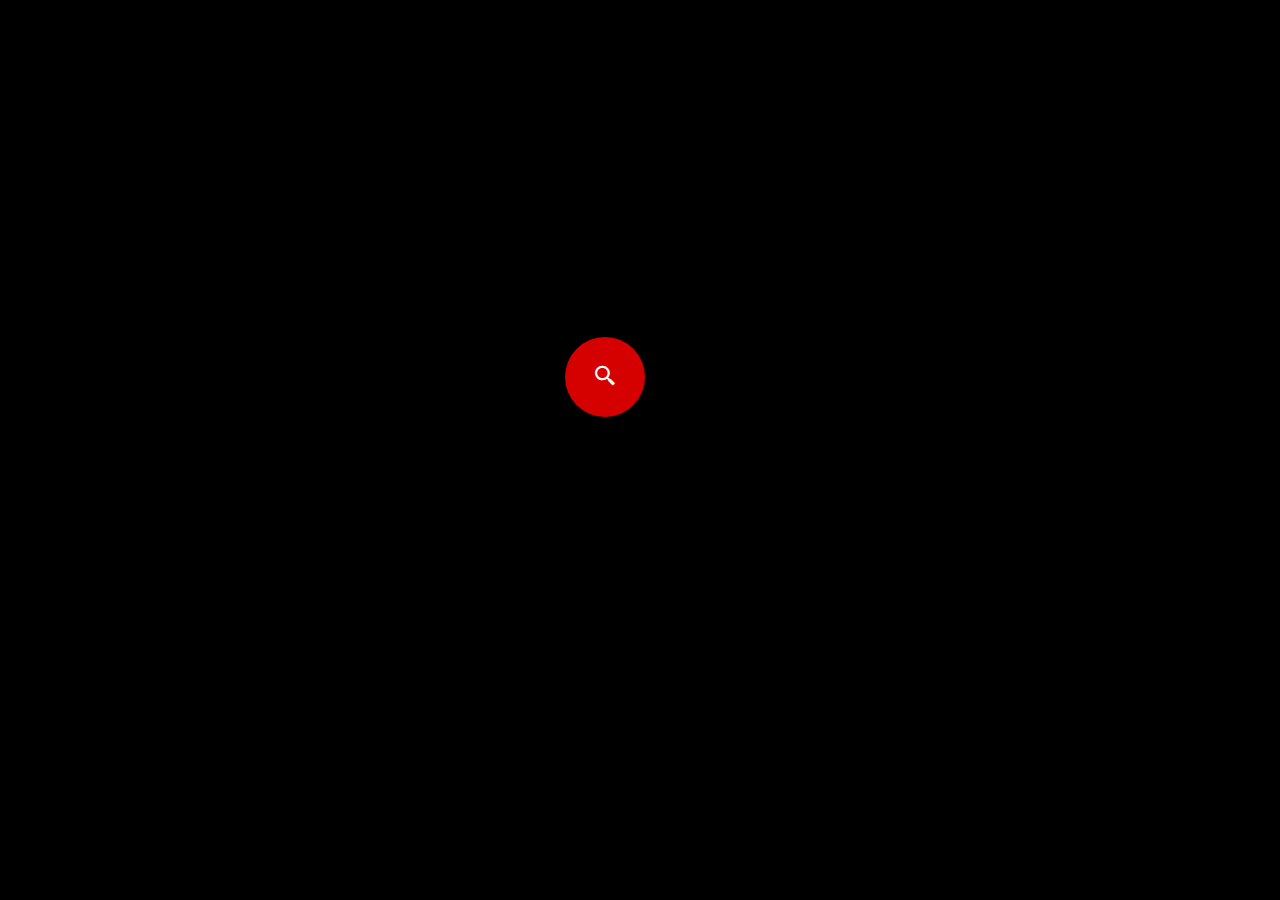
<file: animated-search-bar/index.html>
<!DOCTYPE html>
<html>
    <head>
        <meta charset="UTF-8" />
        <title>Animated Search Bar</title>
        <meta name="viewport" content="width=device-width, initial-scale=1.0" />
        <link rel="stylesheet" type="text/css" href="./styles.css" />
        <link href='https://unpkg.com/boxicons@2.1.4/css/boxicons.min.css' rel='stylesheet'>
    </head>
    <body>
        <div class="container">
            <input type="text" placeholder="Search">
            <div class="btn">
                <i class='bx bx-search-alt-2'></i>
            </div>
        </div>
    </body>
</html>
</file>
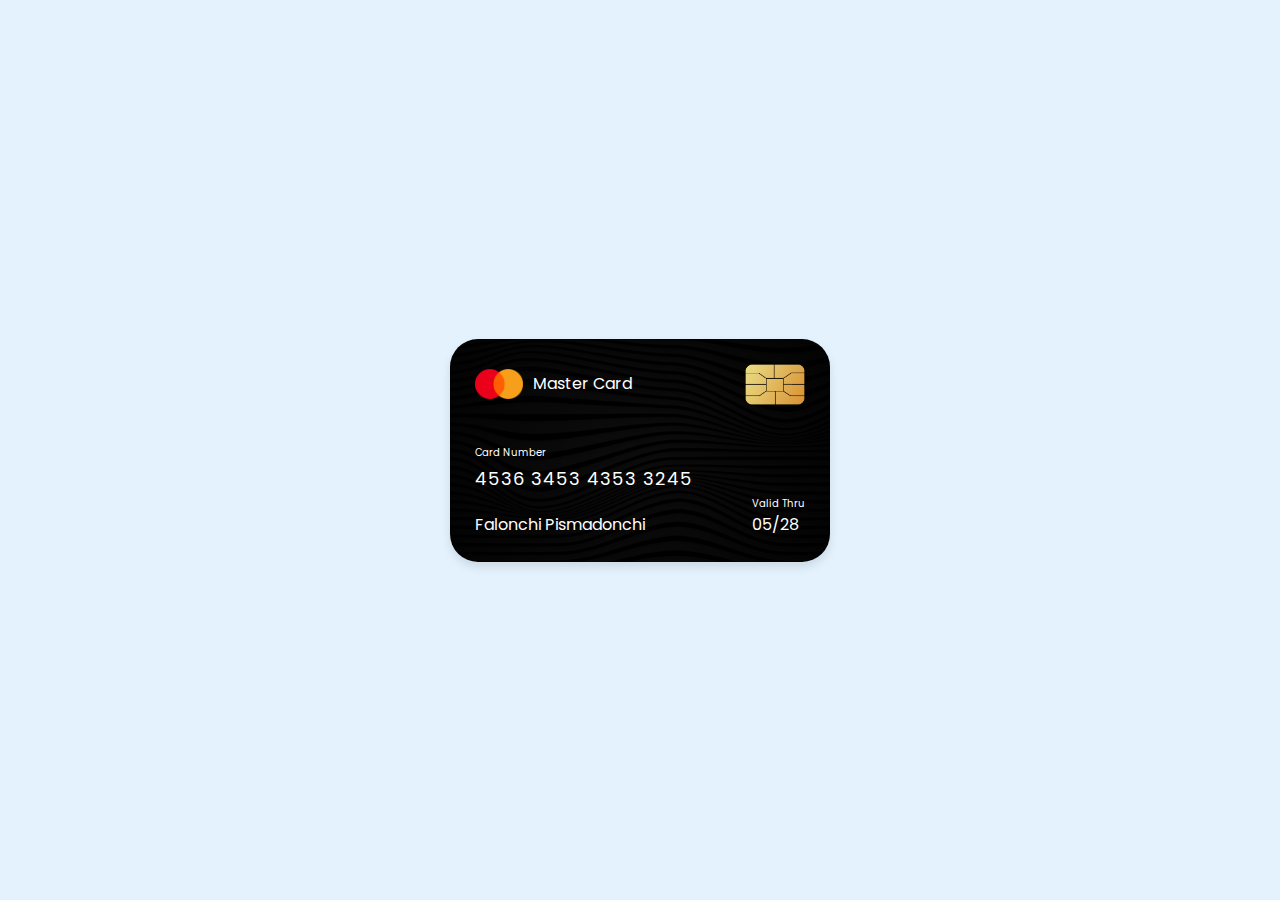
<file: credit-card/index.html>
<!DOCTYPE html>
<html lang="en">
<head>
    <meta charset="UTF-8">
    <meta name="viewport" content="width=device-width, initial-scale=1.0">
    <title>Credit Card UI Design</title>
    <link rel="stylesheet" href="./style.css" />
</head>
<body>
    <div class="container">
        <header>
            <span class="logo">
                <img src="images/logo.png" alt="logo" />
                <h5>Master Card</h5>
            </span>
            <img src="images/chip.png" alt="chip" class="chip" />
        </header>

        <div class="card-details">
            <div class="number-name">
                <h6>Card Number</h6>
                <h5 class="number">4536 3453 4353 3245</h5>
                <h5 class="name">Falonchi Pismadonchi</h5>
            </div>
    
            <div class="valid-date">
                <h6>Valid Thru</h6>
                <h5>05/28</h5>
            </div>
        </div>
    </div>
</body>
</html>
</file>
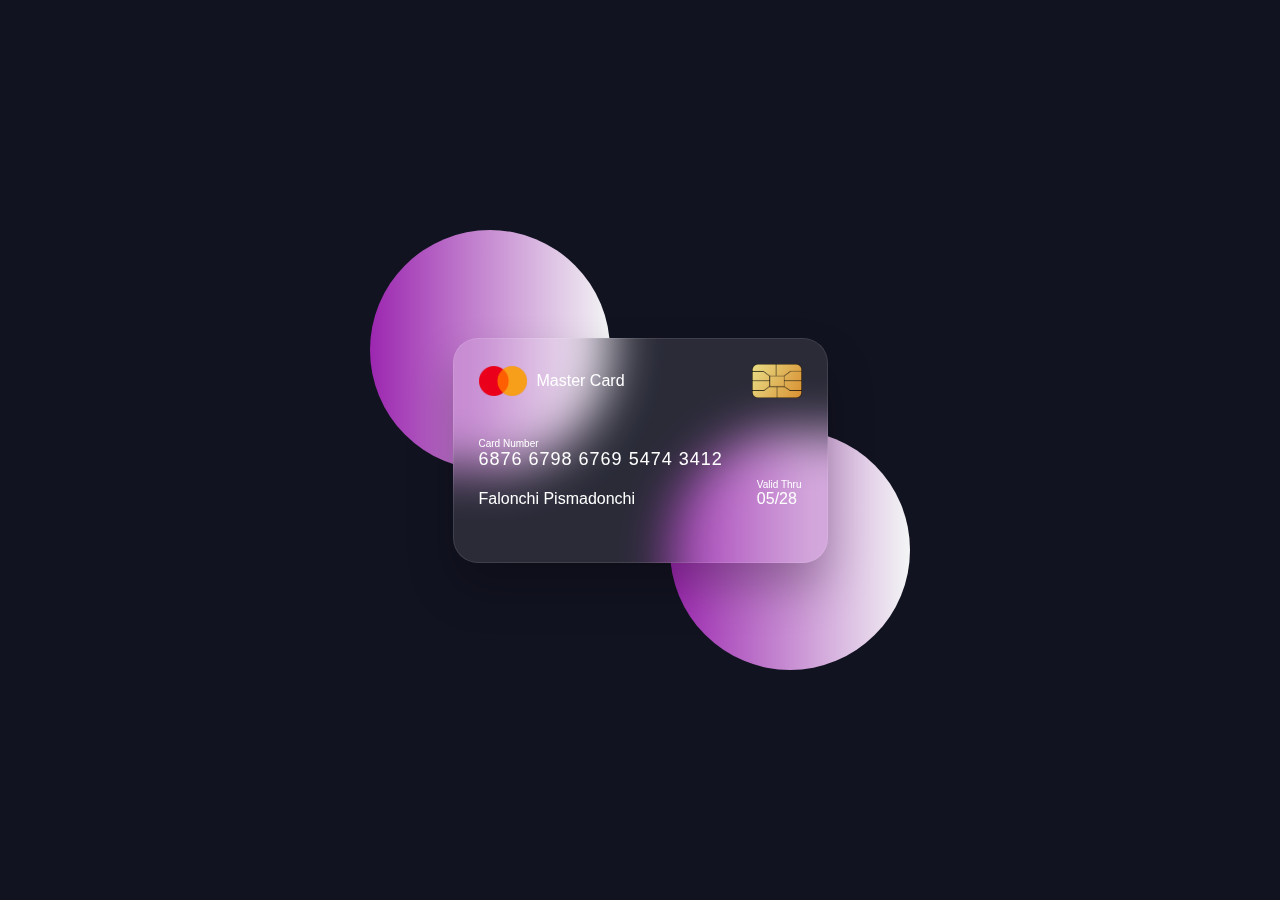
<file: flipping-card/index.html>
<!DOCTYPE html>
<html lang="en">
<head>
    <meta charset="UTF-8">
    <meta name="viewport" content="width=device-width, initial-scale=1.0">
    <title>Flipping Card UI Design</title>
    <link rel="stylesheet" href="./style.css" />
</head>
<body>
    <section>
        <div class="container">
            <div class="card front-face">
                <header>
                    <span class="logo">
                        <img src="images/logo.png" alt="logo">
                        <h5>Master Card</h5>
                    </span>
                    <img src="images/chip.png" alt="chip" class="chip" />
                </header>

                <div class="card-details">
                    <div class="name-number">
                        <h6>Card Number</h6>
                        <h5 class="number">6876 6798 6769 5474 3412</h5>
                        <h5 class="name">Falonchi Pismadonchi</h5>
                    </div>

                    <div class="valid-date">
                        <h6>Valid Thru</h6>
                        <h5>05/28</h5>
                    </div>
                </div>
            </div>
            <div class="card back-face">
                <h6>For customer service call +977 3445 4354 or email mastercard@gmail.com</h6>
                <span class="magnetic-strip"></span>
                <div class="signature"><i>005</i></div>
                <h5>Lorem ipsum dolor, sit amet consectetur adipisicing elit. Tenetur similique corporis animi, sequi quidem esse est voluptates atque vel ipsum nulla quasi voluptatibus temporibus dicta, molestias consectetur ipsam? Quibusdam, cupiditate!</h5>
            </div>
        </div>
    </section>
</body>
</html>
</file>
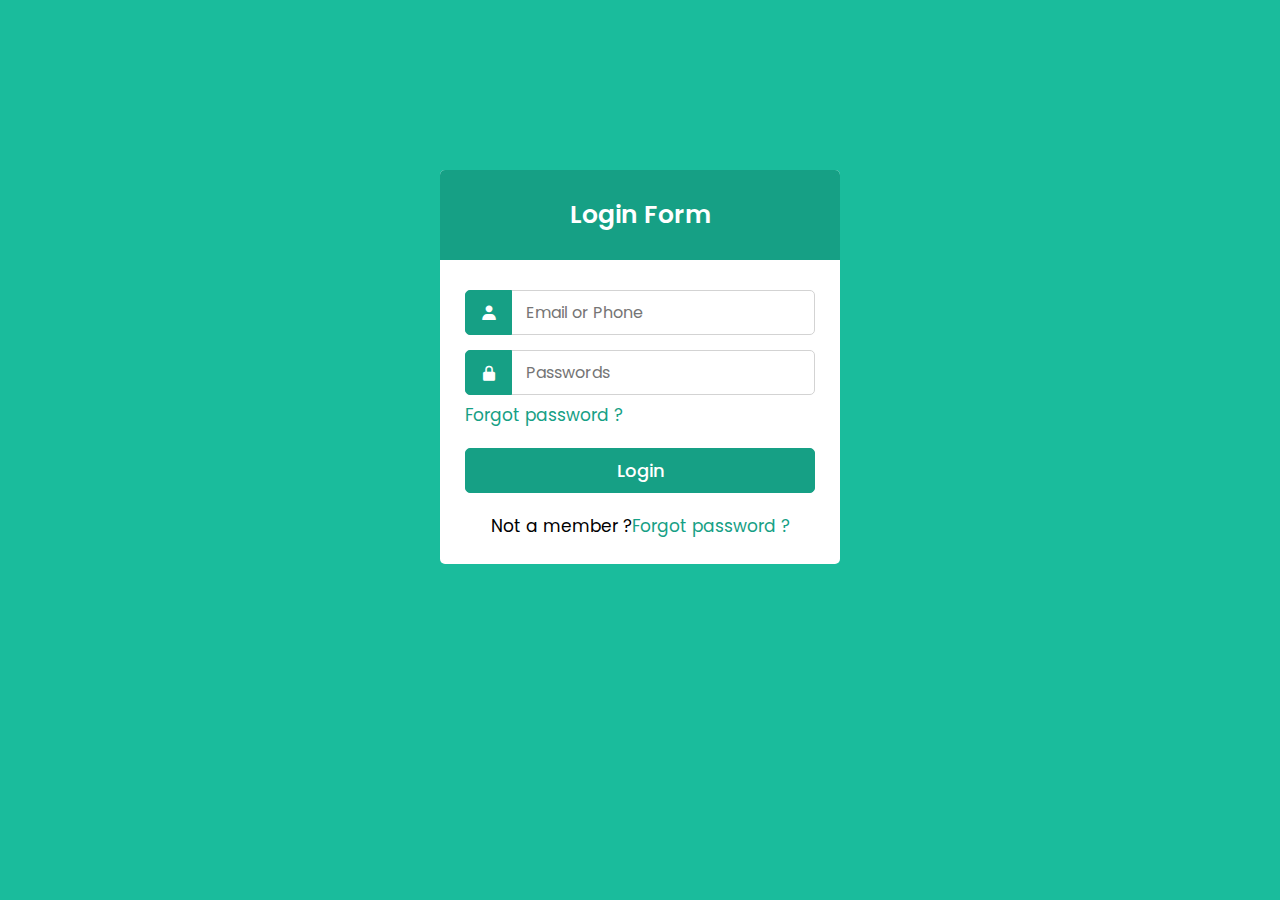
<file: login-form/index.html>
<!DOCTYPE html>
<html>
    <head>
        <meta charset="UTF-8" />
        <meta name="viewport" content="width=device-width, initial-scale=1.0" />
        <title>Login Form</title>
        <link rel="stylesheet" type="text/css" href="styles.css" />
        <link href='https://unpkg.com/boxicons@2.1.4/css/boxicons.min.css' rel='stylesheet'>
    </head>
    <body>
        <div class="container">
            <div class="wrapper">
                <div class="title"><span>Login Form</span></div>
                <form action="#">
                    <div class="row">
                        <i class='bx bxs-user'></i>
                        <input type="text" placeholder="Email or Phone" required />
                    </div>
                    <div class="row">
                        <i class='bx bxs-lock-alt'></i>
                        <input type="text" placeholder="Passwords" required />
                    </div>
                    <div class="pass"><a href="#">Forgot password ?</a></div>
                    <div class="row button">
                        <input type="submit" value="Login" />
                    </div>
                    <div class="signup_link">Not a member ?<a href="#">Forgot password ?</a></div>
                </form>
            </div>
        </div>
    </body>
</html>
</file>
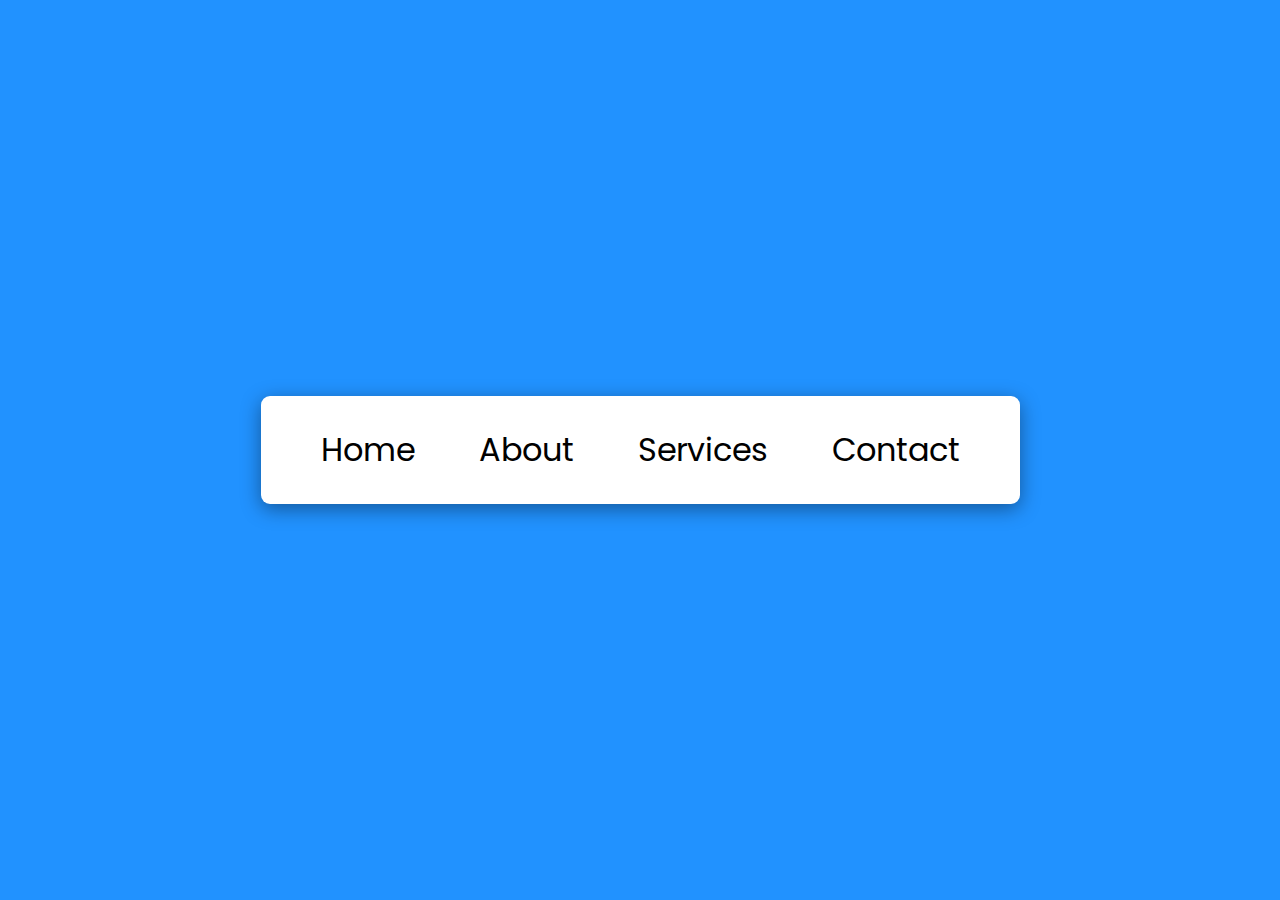
<file: navigation-menu-hover-effect/index.html>
<!DOCTYPE html>
<html>
    <head>
        <meta charset="UTF-8" />
        <meta name="viewport" content="width=device-width, initial-scale=1.0" />
        <title>Navigation Menu Hover Effect</title>
        <link rel="stylesheet" type="text/css" href="./styles.css" />
    </head>
    <body>
        <div class="container">
            <nav>
                <ul>
                    <li>Home</li>
                    <li>About</li>
                    <li>Services</li>
                    <li>Contact</li>
                </ul>
            </nav>
        </div>
    </body>
</html>
</file>
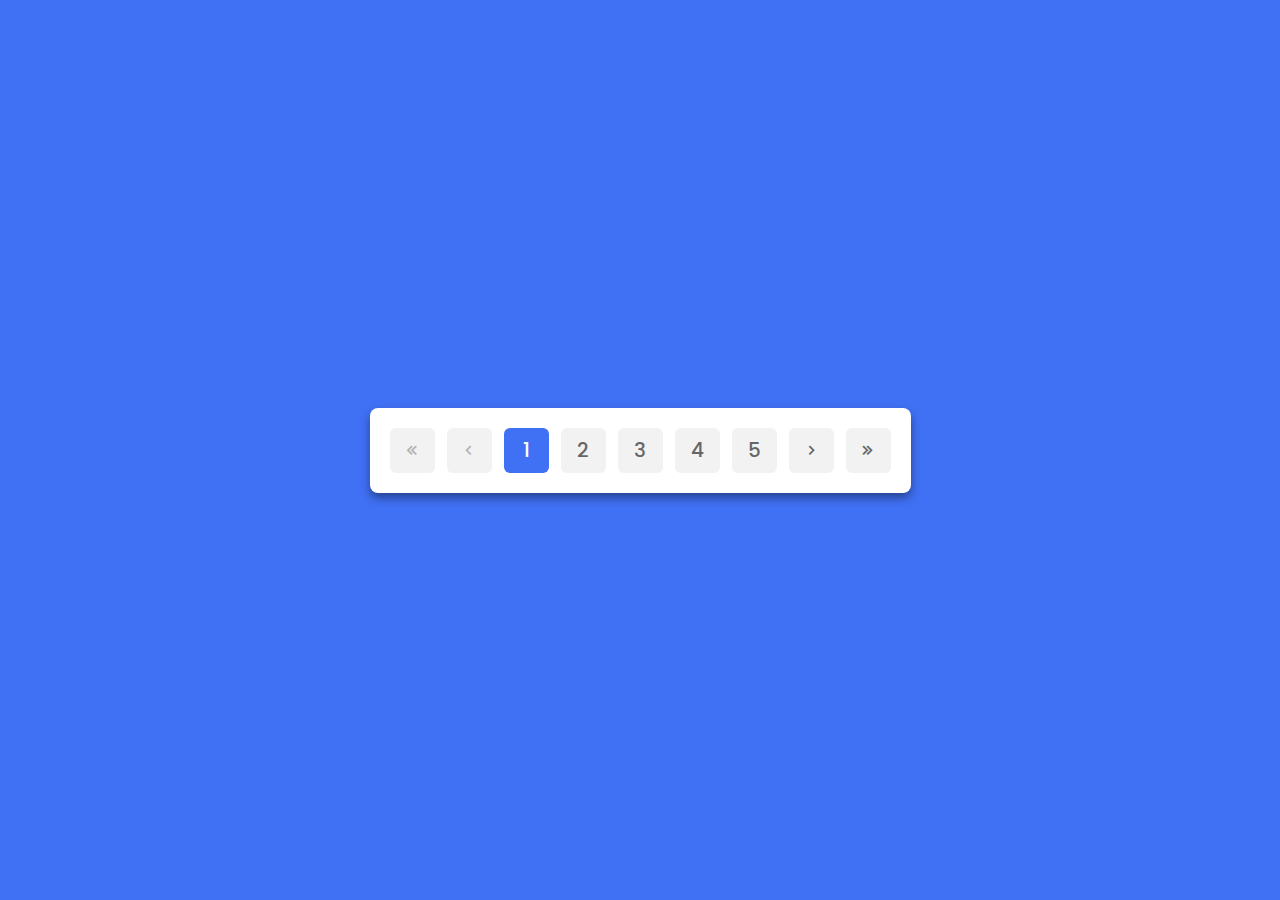
<file: pagination/index.html>
<!DOCTYPE html>
<html>
    <head>
        <meta charset="UTF-8" />
        <title>Pagination</title>
        <meta name="viewport" content="width=device-width, initial-scale=1.0" />
        <link href='https://unpkg.com/boxicons@2.1.4/css/boxicons.min.css' rel='stylesheet'>
        <link rel="stylesheet" type="text/css" href="./styles.css" />
    </head>
    <body>
        <div class="container">
            <button class="button" id="startBtn" disabled>
                <i class='bx bx-chevrons-left'></i>
            </button>
            <button class="button prevNext" id="prev" disabled>
                <i class='bx bx-chevron-left'></i>
            </button>

            <div class="links">
                <a href="#" class="link active">1</a>
                <a href="#" class="link">2</a>
                <a href="#" class="link">3</a>
                <a href="#" class="link">4</a>
                <a href="#" class="link">5</a>
            </div>

            <button class="button prevNext" id="next">
                <i class='bx bx-chevron-right'></i>
            </button>
            <button class="button" id="endBtn">
                <i class='bx bx-chevrons-right'></i>
            </button>
        </div>
        <script src="./script.js" defer></script>
    </body>
</html>
</file>
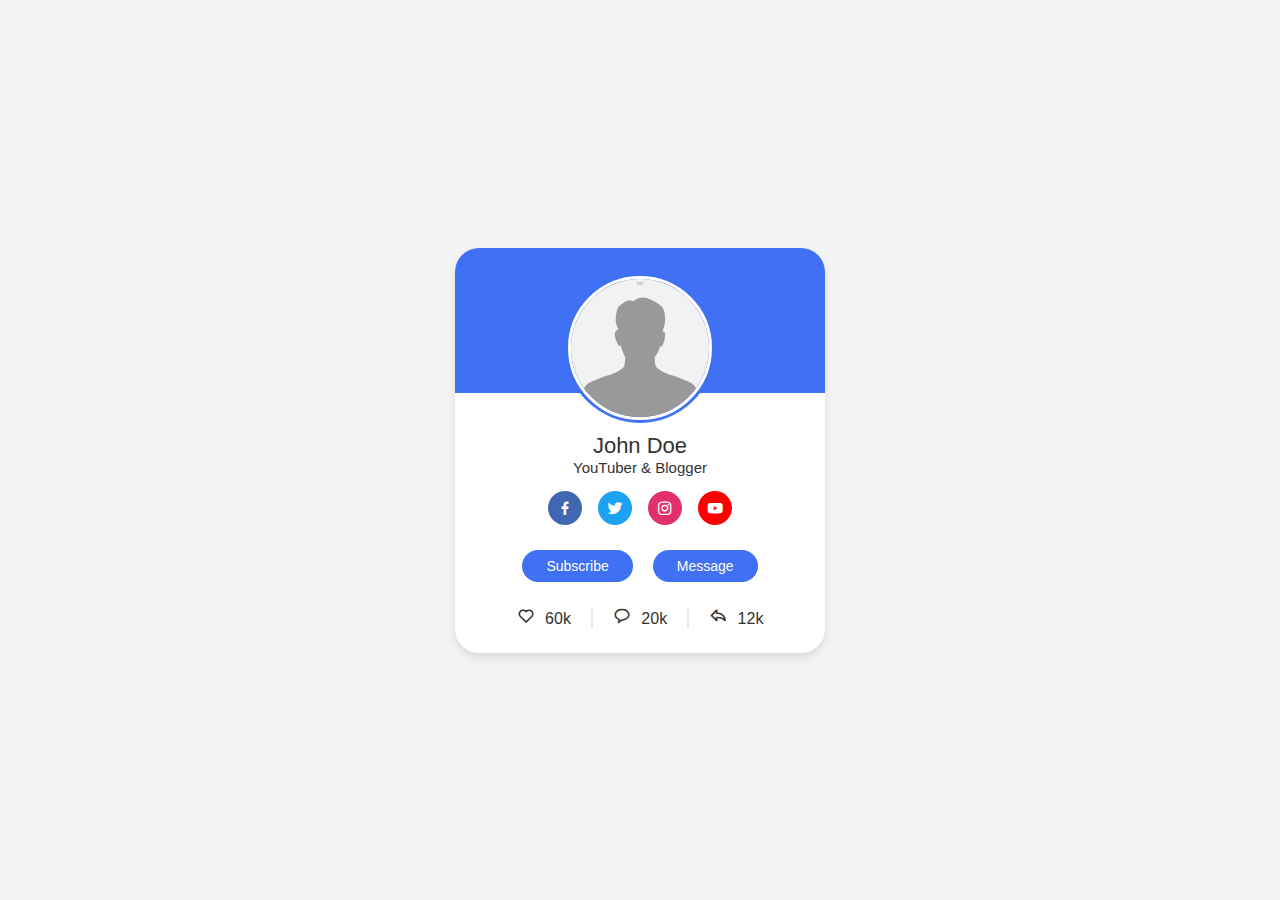
<file: responsive-profile-card/index.html>
<!DOCTYPE html>
<html lang="en">
<head>
    <meta charset="UTF-8">
    <meta name="viewport" content="width=device-width, initial-scale=1.0">
    <link href='https://unpkg.com/boxicons@2.1.4/css/boxicons.min.css' rel='stylesheet'>
    <link rel="stylesheet" href="./style.css" />
    <meta name="author" content="Kamoliddin" />
    <title>Profile Card UI Design</title>
</head>
<body>
    <div class="profile-card">
        <div class="image">
            <img src="./profile-img.jpg" alt="" class="profile-img">
        </div>

        <div class="text-data">
            <span class="name">John Doe</span>
            <span class="job">YouTuber & Blogger</span>
        </div>

        <div class="media-buttons">
            <a href="#" style="background: #4267b2;" class="link">
                <i class='bx bxl-facebook'></i>
            </a>
            <a href="#" style="background: #1da1f2;" class="link">
                <i class='bx bxl-twitter'></i>
            </a>
            <a href="#" style="background: #e1306c;" class="link">
                <i class='bx bxl-instagram'></i>
            </a>
            <a href="#" style="background: #ff0000;" class="link">
                <i class='bx bxl-youtube'></i>
            </a>
        </div>

        <div class="buttons">
            <button class="button">Subscribe</button>
            <button class="button">Message</button>
        </div>

        <div class="analytics">
            <div class="data">
                <i class='bx bx-heart'></i>
                <span class="number">60k</span>
            </div>
            <div class="data">
                <i class='bx bx-message-rounded'></i>
                <span class="number">20k</span>
            </div>
            <div class="data">
                <i class='bx bx-share'></i>
                <span class="number">12k</span>
            </div>
        </div>
    </div>
</body>
</html>
</file>
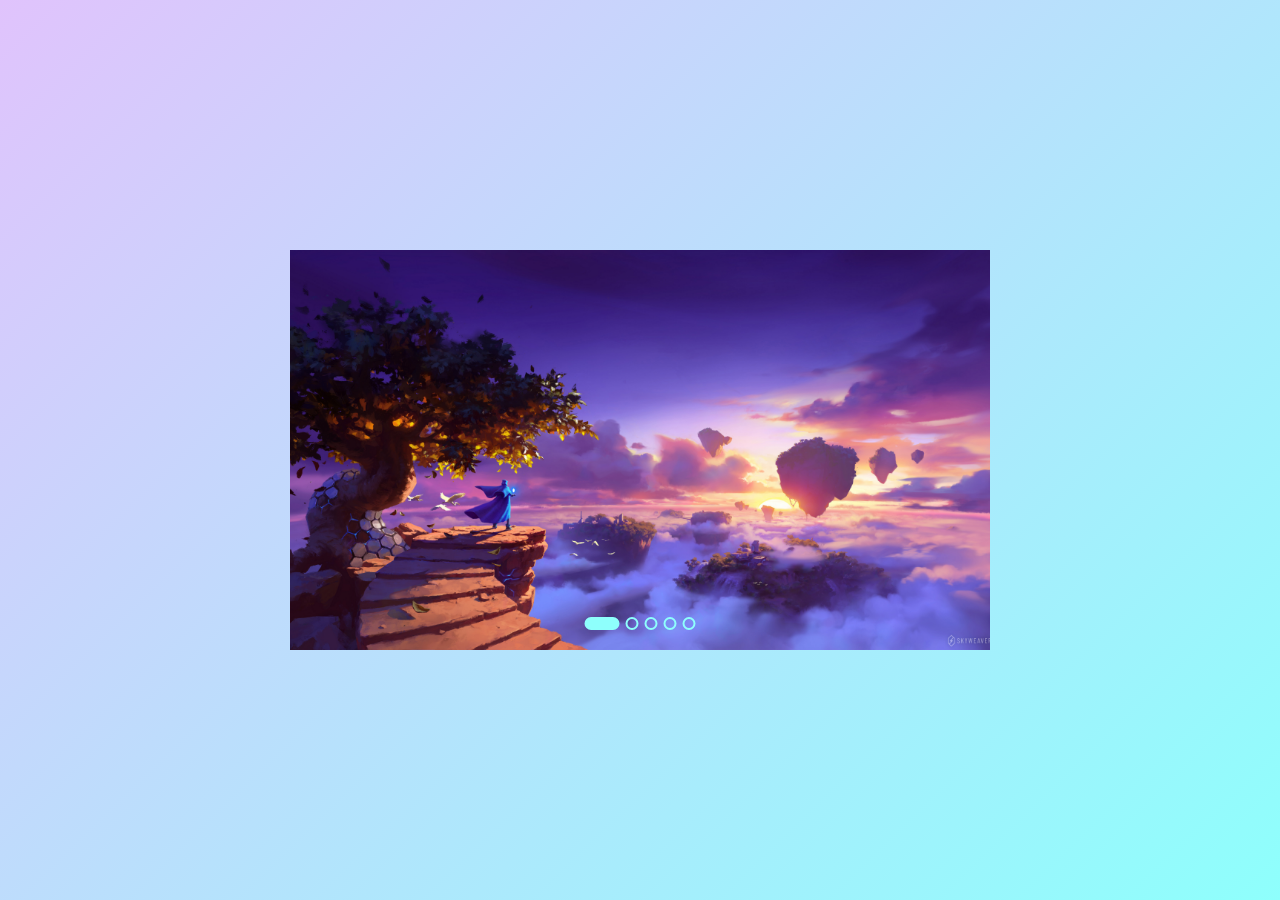
<file: slider/index.html>
<!DOCTYPE html>
<html>
    <head>
        <meta charset="UTF-8" />
        <meta name="viewport" content="width=device-width, initial-scale=1" />
        <title>Slider</title>
        <link rel="stylesheet" type="text/css" href="./styles.css" /> 
    </head>
    <body>
        <div class="wrapper">
            <input type="radio" name="slide" id="one" checked>
            <input type="radio" name="slide" id="two">
            <input type="radio" name="slide" id="three">
            <input type="radio" name="slide" id="four">
            <input type="radio" name="slide" id="five">

            <div class="img img-1">
                <img src="./images/wallpaper1.jpg" alt="img1"/>
            </div>
            <div class="img img-2">
                <img src="./images/wallpaper2.jpeg" alt="img1"/>
            </div>
            <div class="img img-3">
                <img src="./images/wallpaper3.jpg" alt="img1"/>
            </div>
            <div class="img img-4">
                <img src="./images/wallpaper4.jpg" alt="img1"/>
            </div>
            <div class="img img-5">
                <img src="./images/wallpaper5.jpg" alt="img1"/>
            </div>
            <div class="sliders">
                <label for="one" class="one"></label>
                <label for="two" class="two"></label>
                <label for="three" class="three"></label>
                <label for="four" class="four"></label>
                <label for="five" class="five"></label>
            </div>
        </div>
    </body>
</html>
</file>
<file: animated-search-bar/styles.css>
body {
    padding: 0;
    margin: 0;
    box-sizing: border-box;
    background-color: #000;
}

.container {
    position: absolute;
    top: 42%;
    left: 48%;
    transform: translate(-50%, -50%);
    padding: 10px;
}

input {
    height: 60px;
    width: 0px;
    outline: none;
    color: black;
    padding: 0 20px;
    font-size: 20px;
    border: 1px solid #D50000;
    border-radius: 50px;
    transition: all .7s ease;
}

::placeholder {
    color: gray;
}

.btn {
    position: absolute;
    top: 0;
    right: 0;
    line-height: 80px;
    height: 80px;
    width: 80px;
    border-radius: 50%;
    background-color: #D50000;
    text-align: center;
    cursor: pointer;
}

.btn i {
    font-size: 25px;
    line-height: 80px;
    color: white;
    transition: all .7s ease;
}

.container:hover input {
    width: 350px;
}

.container:hover .btn i {
    transform: rotate(-360deg);
}
</file>
<file: credit-card/style.css>
@import url('https://fonts.googleapis.com/css2?family=Poppins:ital,wght@0,100;0,200;0,300;0,400;0,500;0,600;0,700;0,800;0,900;1,100;1,200;1,300;1,400;1,500;1,600;1,700;1,800;1,900&display=swap');

* {
    padding: 0;
    margin: 0;
    box-sizing: border-box;
    font-family: "Poppins", sans-serif;
}

body {
    min-height: 100vh;
    display: flex;
    justify-content: center;
    align-items: center;
    background-color: #e3f2fd;
}

.container {
    background-image: url("images/bg.png");
    background-size: cover;
    padding: 25px;
    border-radius: 28px;
    max-width: 380px;
    width: 100%;
    box-shadow: 0 5px 10px rgba(0, 0, 0, 0.1)
}

header,
.logo {
    display: flex;
    align-items: center;
    justify-content: space-between;
}

h5 {
    font-size: 16px;
    font-weight: 400;
    color: #fff;
}

h6 {
    color: #fff;
    font-size: 10px;
    font-weight: 400;
}

.logo img {
    width: 48px;
    margin-right: 10px;
}

header .chip {
    width: 60px;
}

h5.number {
    font-size: 18px;
    letter-spacing: 1px;
    margin-top: 4px;
}

h5.name {
    margin-top: 20px;
}

.container .card-details {
    display: flex;
    justify-content: space-between;
    margin-top: 40px;
    align-items: flex-end;
}
</file>
<file: flipping-card/style.css>
* {
    padding: 0;
    margin: 0;
    box-sizing: border-box;
    font-family: "Poppins", sans-serif;
}

section {
    position: relative;
    min-height: 100vh;
    width: 100%;
    display: flex;
    align-items: center;
    justify-content: center;
    background-color: #121321;
    color: #fff;
    perspective: 1000px;
}

section::before {
    content: "";
    position: absolute;
    width: 240px;
    height: 240px;
    border-radius: 50%;
    transform: translate(-150px, -100px);
    background: linear-gradient(to right, #9c27b0, #f3f5f5);
}

section::after {
    content: "";
    position: absolute;
    width: 240px;
    height: 240px;
    border-radius: 50%;
    transform: translate(150px, 100px);
    background: linear-gradient(to right, #9c27b0, #f3f5f5);
}

.container {
    position: relative;
    height: 225px;
    width: 375px;
    z-index: 100;
    transition: .6s;
    transform-style: preserve-3d;
}

.container:hover {
    transform: rotateY(180deg);
}

.container .card {
    position: absolute;
    height: 100%;
    width: 100%;
    padding: 25px;
    background-color: rgba(255, 255, 255, 0.1);
    border-radius: 25px;
    backdrop-filter: blur(25px);
    box-shadow: 0 25px 45px rgba(0, 0, 0, 0.25);
    border: 1px solid rgba(255, 255, 255, 0.1);
    backface-visibility: hidden;
}

.front-face header,
.front-face .logo {
    display: flex;
    align-items: center;
}

.front-face header {
    justify-content: space-between;
}

.front-face .logo img {
    width: 48px;
    margin-right: 10px;
}

h5 {
    font-size: 16px;
    font-weight: 400;
}

.front-face .chip {
    width: 50px;
}

.front-face .card-details {
    margin-top: 40px;
    display: flex;
    align-items: flex-end;
    justify-content: space-between;
}

h6 {
    font-size: 10px;
    font-weight: 400;
}

h5.number {
    font-size: 18px;
    letter-spacing: 1px;
}

h5.name {
    margin-top: 20px;
}

.card.back-face {
    border: none;
    padding: 15px 25px 25px 25px;
    transform: rotateY(180deg);
}

.card.back-face h6 {
    font-size: 8px;
}

.card.back-face .magnetic-strip {
    position: absolute;
    top: 40px;
    left: 0;
    height: 45px;
    width: 100%;
    background-color: #000;
}

.card.back-face .signature {
    display: flex;
    align-items: center;
    justify-content: flex-end;
    margin-top: 80px;
    height: 40px;
    width: 85%;
    background: repeating-linear-gradient(
        #fff,
        #fff 3px,
        #efefef 3px,
        #efefef 9px
    );
    border-radius: 6px;
}

.card.back-face .signature i {
    font-size: 12px;
    color: #000;
    margin-right: -30px;
    background-color: #fff;
    padding: 4px 6px;
    border-radius: 4px;
    z-index: -1;
}

.card.back-face h5 {
    font-size: 8px;
    margin-top: 15px;
}
</file>
<file: login-form/styles.css>
@import url('https://fonts.googleapis.com/css2?family=Poppins:ital,wght@0,100;0,200;0,300;0,400;0,500;0,600;0,700;0,800;0,900;1,100;1,200;1,300;1,400;1,500;1,600;1,700;1,800;1,900&display=swap');

* {
    padding: 0;
    margin: 0;
    box-sizing: border-box;
    font-family: "Poppins", sans-serif;
}

body {
    background-color: #1abc9c;
    overflow: hidden;
}

.container {
    max-width: 440px;
    padding: 0 20px;
    margin: 170px auto;
}

.wrapper {
    width: 100%;
    background-color: #fff;
    border-radius: 5px;
}

.wrapper .title {
    background-color: #16a085;
    line-height: 90px;
    border-radius: 5px 5px 0 0;
    text-align: center;
    font-size: 25px;
    font-weight: 600;
    color: #fff;
}

.wrapper form {
    padding: 30px 25px 25px 25px;
}

.wrapper form .row {
    position: relative;
    height: 45px;
    margin-bottom: 15px;
}

.wrapper form .row input {
    height: 100%;
    width: 100%;
    outline: none;
    border-radius: 5px;
    border: 1px solid lightgray;
    padding-left: 60px;
    font-size: 16px;
    transition: all 0.3s ease;
}

form .row input:focus {
    border-color: #16a085;
    box-shadow: inst 0px 0px 2px 2px rgba(26, 188, 156, 0.25 )
}

.wrapper form .row i {
    position: absolute;
    height: 100%;
    width: 47px;
    background-color: #16a085;
    color: #fff;
    font-size: 18px;
    border: 1px solid #16a085;
    display: flex;
    align-items: center;
    justify-content: center;
    border-radius: 5px 0 0 5px;
}

.wrapper form .pass {
    margin: -8px 0 20px 0;
}

.wrapper form .pass a {
    color: #16a085;
    font-size: 17px;
    text-decoration: none;
}

.wrapper form .pass a:hover {
    text-decoration: underline;
}

.wrapper form .button input {
    padding-left: 0;
    font-size: 18px;
    font-weight: 500;
    background-color: #16a085;
    border: 1px solid #16a085;
    cursor: pointer;
    color: #fff;
}

form .button input:hover {
    background-color: #12876f;
}

.wrapper form .signup_link {
    text-align: center;
    margin-top: 20px;
    font-size: 17px;
}

.wrapper form .signup_link a {
    color: #16a085;
    text-decoration: none;
}

form .signup_link a:hover {
    text-decoration: underline;
}
</file>
<file: navigation-menu-hover-effect/styles.css>
@import url('https://fonts.googleapis.com/css2?family=Poppins:ital,wght@0,100;0,200;0,300;0,400;0,500;0,600;0,700;0,800;0,900;1,100;1,200;1,300;1,400;1,500;1,600;1,700;1,800;1,900&display=swap');

* {
    padding: 0;
    margin: 0;
    box-sizing: border-box;
    font-family: "Poppins", sans-serif;
}

.container {
    height: 100vh;
    width: 100%;
    display: flex;
    justify-content: center;
    align-items: center;
    background-color: #2192FF;
}

nav {
    padding: 30px;
    border-radius: 9px;
    background-color: #fff;
    box-shadow: 0 5px 20px rgba(0, 0, 0, 0.4);
}

nav ul li {
    position: relative;
    display: inline-block;
    list-style: none;
    padding: 0 10px;
    margin: 0 20px;
    font-size: 2rem;
    cursor: pointer;
}

nav ul li::after {
    content: "";
    position: absolute;
    bottom: -10px;
    left: 0;
    width: 0;
    height: 4px;
    background-color: #2192ff;
    transition: 0.5s;
}

nav ul li:hover::after {
    width: 100%;
}
</file>
<file: pagination/styles.css>
@import url('https://fonts.googleapis.com/css2?family=Poppins:ital,wght@0,100;0,200;0,300;0,400;0,500;0,600;0,700;0,800;0,900;1,100;1,200;1,300;1,400;1,500;1,600;1,700;1,800;1,900&display=swap');

* {
    padding: 0;
    margin: 0;
    box-sizing: border-box;
    font-family: "Poppins", sans-serif;
}

body {
    min-height: 100vh;
    background-color: #4070f4;
}

body,
.container,
.button,
.links,
.link {
    display: flex;
    align-items: center;
    justify-content: center;
}

.container {
    padding: 20px;
    column-gap: 12px;
    background-color: #fff;
    border-radius: 8px;
    box-shadow: 0 5px 10px rgba(0,0,0,0.4);
}

.button {
    border: none;
}

.button i {
    pointer-events: none;
}

.button:disabled {
    color: #b3b3b3;
    pointer-events: none;
}

.button,
.link {
    width: 45px;
    height: 45px;
    font-size: 20px;
    background-color: #f2f2f2;
    color: #666;
    border-radius: 6px;
    cursor: pointer;
}

.links {
    column-gap: 12px;
}

.link {
    font-weight: 500;
    text-decoration: none;
}

.button:hover,
.link:hover {
    color: #fff;
    background-color: #4070f4;
}

.link.active {
    color: #fff;
    background-color: #4070f4;
}
</file>
<file: responsive-profile-card/style.css>
* {
    padding: 0;
    margin: 0;
    box-sizing: border-box;
    font-family: "Poppins", sans-serif;
}

body {
    height: 100vh;
    display: flex;
    align-items: center;
    justify-content: center;
    background-color: #f4f4f4;
}

.profile-card {
    display: flex;
    flex-direction: column;
    align-items: center;
    max-width: 370px;
    width: 100%;
    background-color: #fff;
    border-radius: 24px;
    padding: 25px;
    box-shadow: 0 5px 10px rgba(0,0,0,0.1);
    position: relative;
}

.profile-card::before {
    content: "";
    position: absolute;
    top: 0;
    left: 0;
    height: 36%;
    width: 100%;
    background-color: #4070f4;
    border-radius: 24px 24px 0 0;
}

.image {
    position: relative;
    width: 150px;
    height: 150px;
    border-radius: 50%;
    background-color: #4070f4;
    padding: 3px;
    margin-bottom: 10px;
}

.profile-img {
    width: 100%;
    height: 100%;
    object-fit: cover;
    border-radius: 50%;
    border: 3px solid white;
}

.profile-card .text-data {
    display: flex;
    flex-direction: column;
    align-items: center;
    color: #333
}

.text-data .name {
    font-size: 22px;
    font-weight: 500;
}

.text-data .job {
    font-size: 15px;
    font-weight: 400;
}

.profile-card .media-buttons {
    display: flex;
    align-items: center;
    margin-top: 15px;
}

.media-buttons .link {
    width: 34px;
    height: 34px;
    display: flex;
    align-items: center;
    justify-content: center;
    text-decoration: none;
    color: #fff;
    font-size: 18px;
    border-radius: 50%;
    background-color: #4070f4;
    margin: 0 8px;
}

.profile-card .buttons {
    display: flex;
    align-items: center;
    margin-top: 25px;
}

.buttons .button {
    margin: 0 10px;
    padding: 8px 24px;
    border: none;
    border-radius: 24px;
    background-color: #4070f4;
    color: #fff;
    font-size: 14px;
    font-weight: 400;
    cursor: pointer;
    transition: all 0.3s ease;
}

.buttons .button:hover {
    background-color: #0e4bf1;
}

.profile-card .analytics {
    display: flex;
    align-items: center;
    margin-top: 25px;
}

.analytics .data {
    padding: 0 20px;
    border-right: 2px solid #e7e7e7;
    color: #333;
}

.data i {
    font-size: 18px;
    margin-right: 6px;
}

.analytics .data:last-child {
    border-right: none;
}
</file>
<file: slider/styles.css>
* {
    margin: 0;
    padding: 0;
    box-sizing: border-box;
}

body {
    display: flex;
    align-items: center;
    justify-content: center;
    min-height: 100vh;
    background: linear-gradient(136deg, rgb(224, 195, 252) 0%, rgb(142, 297, 252) 100%);
}

.wrapper {
    position: relative;
    width: 700px;
    height: 400px;
}

.wrapper .img {
    position: absolute;
    width: 100%;
    height: 100%;
}

.wrapper .img img {
    width: 100%;
    height: 100%;
    object-fit: cover;
    clip-path: circle(0% at 0% 100%);
    transition: all 0.7s;
}

#one:checked ~ .img-1 img {
    clip-path: circle(150% at 0% 100%);
}

#two:checked ~ .img-1 img,
#two:checked ~ .img-2 img {
    clip-path: circle(150% at 0% 100%);
}

#three:checked ~ .img-1 img,
#three:checked ~ .img-2 img,
#three:checked ~ .img-3 img {
    clip-path: circle(150% at 0% 100%);
}

#four:checked ~ .img-1 img,
#four:checked ~ .img-2 img,
#four:checked ~ .img-3 img,
#four:checked ~ .img-4 img {
    clip-path: circle(150% at 0% 100%);
}

#five:checked ~ .img-1 img,
#five:checked ~ .img-2 img,
#five:checked ~ .img-3 img,
#five:checked ~ .img-4 img,
#five:checked ~ .img-5 img {
    clip-path: circle(150% at 0% 100%);
}

.wrapper .sliders {
    position: absolute;
    bottom: 20px;
    left: 50%;
    display: flex;
    z-index: 999;
    transform: translateX(-50%);
}

.wrapper .sliders label {
    height: 13px;
    width: 13px;
    margin: 0 3px;
    border: 2px solid rgb(142, 297, 252);
    cursor: pointer;
    border-radius: 50%;
    transition: all 0.3s ease;
}

#one:checked ~ .sliders label.one,
#two:checked ~ .sliders label.two,
#three:checked ~ .sliders label.three,
#four:checked ~ .sliders label.four,
#five:checked ~ .sliders label.five {
    width: 35px;
    border-radius: 14px;
    background-color: rgb(142, 297, 252);
}

.sliders label:hover {
    background-color: rgb(142, 297, 252);
}

.wrapper input[type=radio] {
    display: none;
}
</file>
